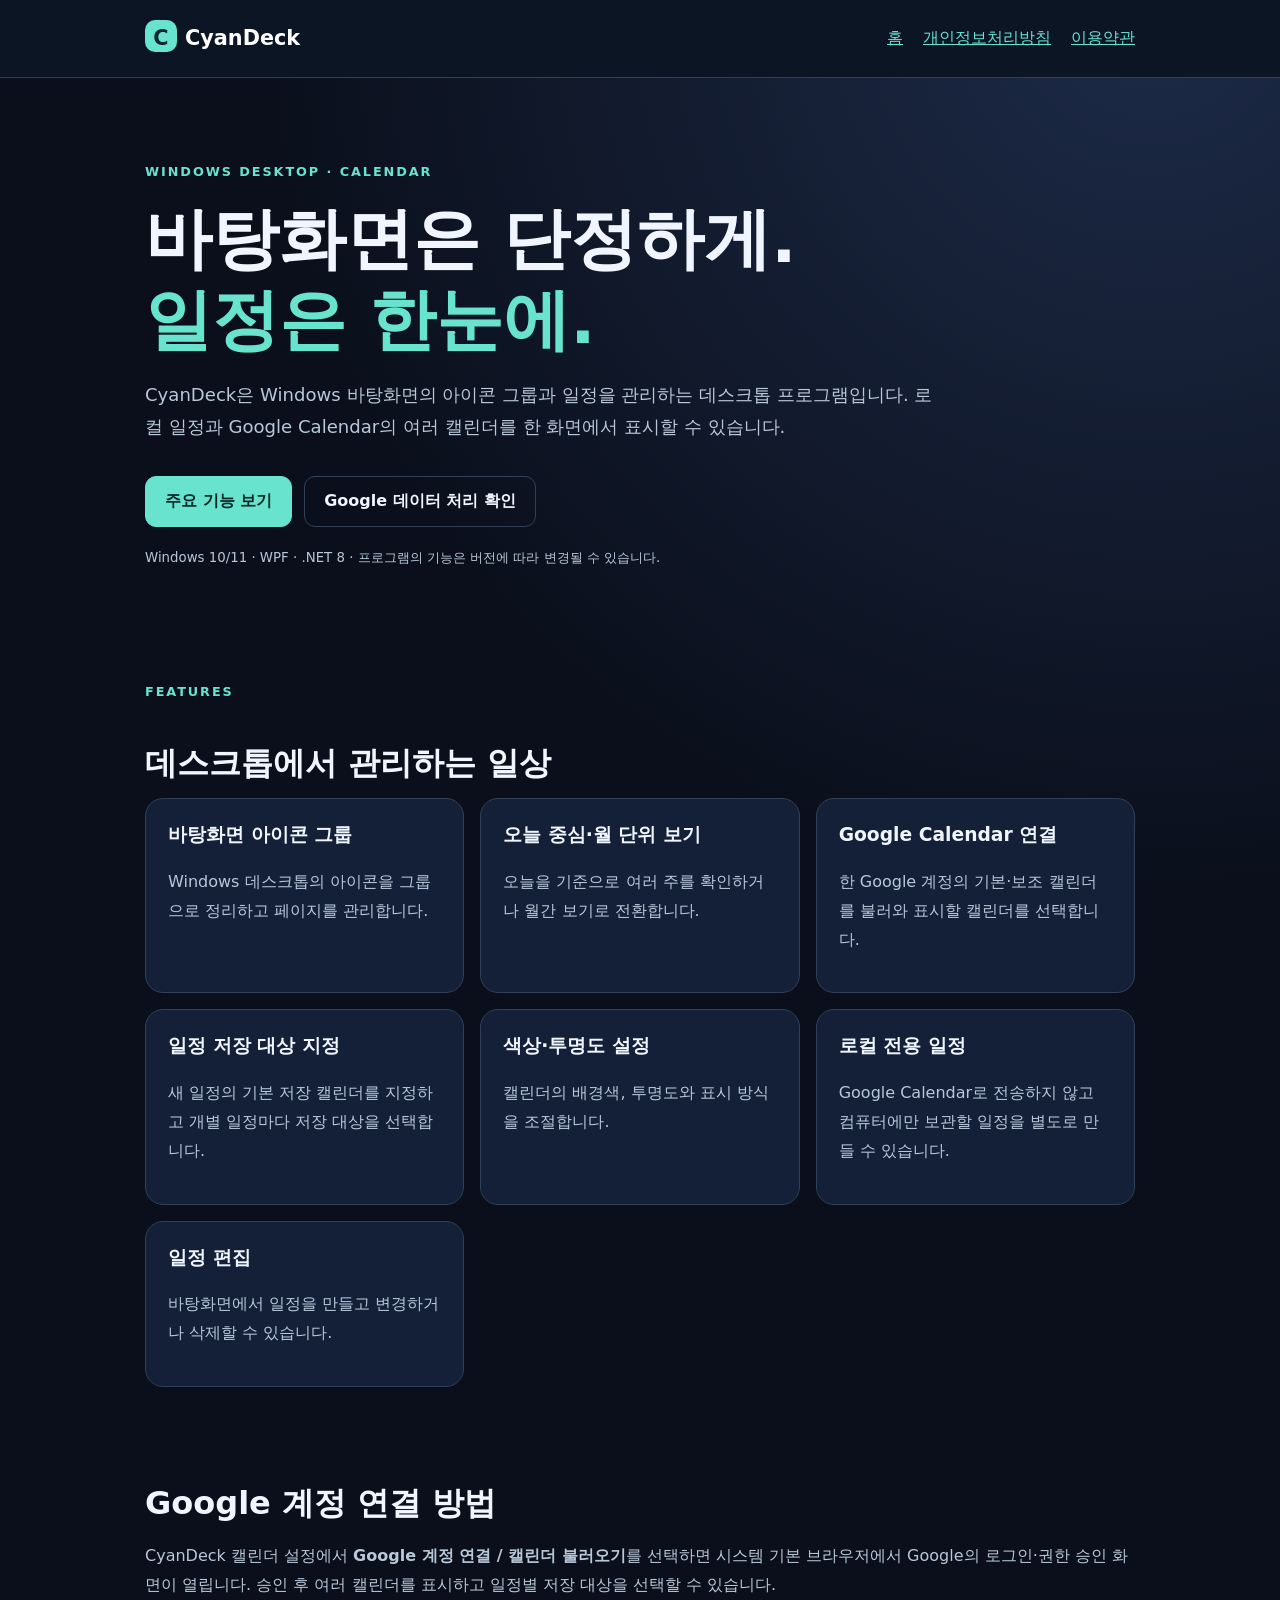
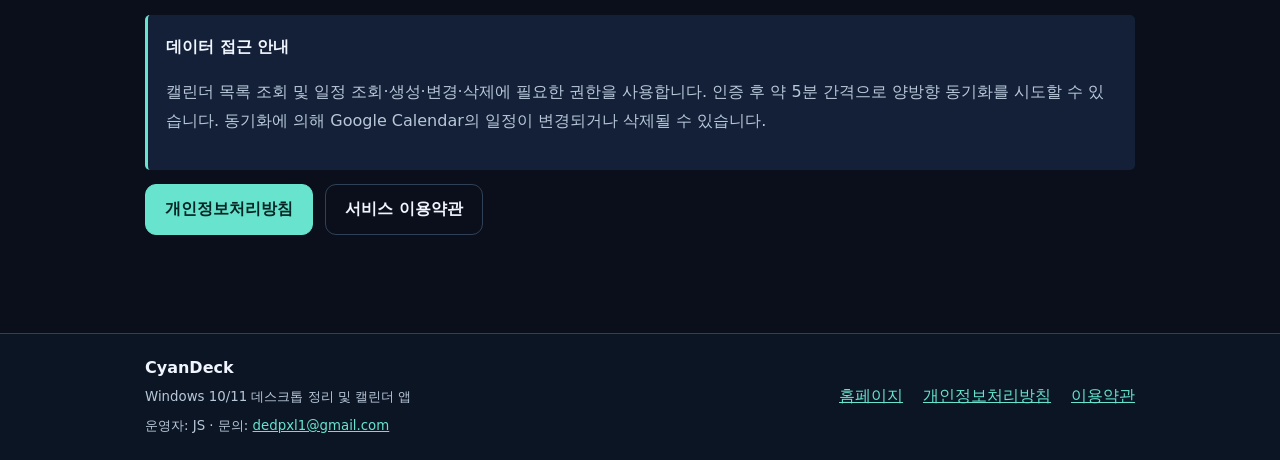
<file: index.html>
<!doctype html><html lang="ko"><head><meta charset="utf-8"><meta name="viewport" content="width=device-width,initial-scale=1"><meta name="color-scheme" content="dark"><meta name="theme-color" content="#0a0f1b"><meta name="description" content="CyanDeck은 Windows 10/11 바탕화면 아이콘 그룹과 캘린더, Google Calendar 동기화를 제공하는 데스크톱 앱입니다."><title>홈페이지 | CyanDeck</title><link rel="canonical" href="https://cyandeck.duckdns.org/"><link rel="stylesheet" href="./style.css"></head><body><a class="skip" href="#main">본문 바로가기</a><header><nav class="wrap nav" aria-label="기본 메뉴"><a class="brand" href="./index.html"><i aria-hidden="true">C</i>CyanDeck</a><div class="navlinks"><a href="./index.html" aria-current="page">홈</a><a href="./privacy.html">개인정보처리방침</a><a href="./terms.html">이용약관</a></div></nav></header><main id="main">
<section class="hero"><div class="wrap"><div class="eyebrow">Windows Desktop · Calendar</div><h1>바탕화면은 단정하게.<br><span style="color:var(--accent)">일정은 한눈에.</span></h1><p class="lead">CyanDeck은 Windows 바탕화면의 아이콘 그룹과 일정을 관리하는 데스크톱 프로그램입니다. 로컬 일정과 Google Calendar의 여러 캘린더를 한 화면에서 표시할 수 있습니다.</p><a class="button" href="#features">주요 기능 보기</a><a class="button secondary" href="./privacy.html">Google 데이터 처리 확인</a><p><small>Windows 10/11 · WPF · .NET 8 · 프로그램의 기능은 버전에 따라 변경될 수 있습니다.</small></p></div></section>
<section class="section" id="features"><div class="wrap"><div class="eyebrow">Features</div><h2>데스크톱에서 관리하는 일상</h2><div class="grid"><article class="panel"><h3>바탕화면 아이콘 그룹</h3><p>Windows 데스크톱의 아이콘을 그룹으로 정리하고 페이지를 관리합니다.</p></article><article class="panel"><h3>오늘 중심·월 단위 보기</h3><p>오늘을 기준으로 여러 주를 확인하거나 월간 보기로 전환합니다.</p></article><article class="panel"><h3>Google Calendar 연결</h3><p>한 Google 계정의 기본·보조 캘린더를 불러와 표시할 캘린더를 선택합니다.</p></article><article class="panel"><h3>일정 저장 대상 지정</h3><p>새 일정의 기본 저장 캘린더를 지정하고 개별 일정마다 저장 대상을 선택합니다.</p></article><article class="panel"><h3>색상·투명도 설정</h3><p>캘린더의 배경색, 투명도와 표시 방식을 조절합니다.</p></article><article class="panel"><h3>로컬 전용 일정</h3><p>Google Calendar로 전송하지 않고 컴퓨터에만 보관할 일정을 별도로 만들 수 있습니다.</p></article><article class="panel"><h3>일정 편집</h3><p>바탕화면에서 일정을 만들고 변경하거나 삭제할 수 있습니다.</p></article></div></div></section>
<section class="section"><div class="wrap"><h2>Google 계정 연결 방법</h2><p>CyanDeck 캘린더 설정에서 <strong>Google 계정 연결 / 캘린더 불러오기</strong>를 선택하면 시스템 기본 브라우저에서 Google의 로그인·권한 승인 화면이 열립니다. 승인 후 여러 캘린더를 표시하고 일정별 저장 대상을 선택할 수 있습니다.</p><div class="note"><strong>데이터 접근 안내</strong><p>캘린더 목록 조회 및 일정 조회·생성·변경·삭제에 필요한 권한을 사용합니다. 인증 후 약 5분 간격으로 양방향 동기화를 시도할 수 있습니다. 동기화에 의해 Google Calendar의 일정이 변경되거나 삭제될 수 있습니다.</p></div><a class="button" href="./privacy.html">개인정보처리방침</a><a class="button secondary" href="./terms.html">서비스 이용약관</a></div></section></main><footer><div class="wrap foot"><div><strong>CyanDeck</strong><div><small>Windows 10/11 데스크톱 정리 및 캘린더 앱</small></div><small>운영자: JS · 문의: <a href="mailto:dedpxl1@gmail.com">dedpxl1@gmail.com</a></small></div><div class="navlinks"><a href="./index.html">홈페이지</a><a href="./privacy.html">개인정보처리방침</a><a href="./terms.html">이용약관</a></div></div></footer></body></html>
</file>
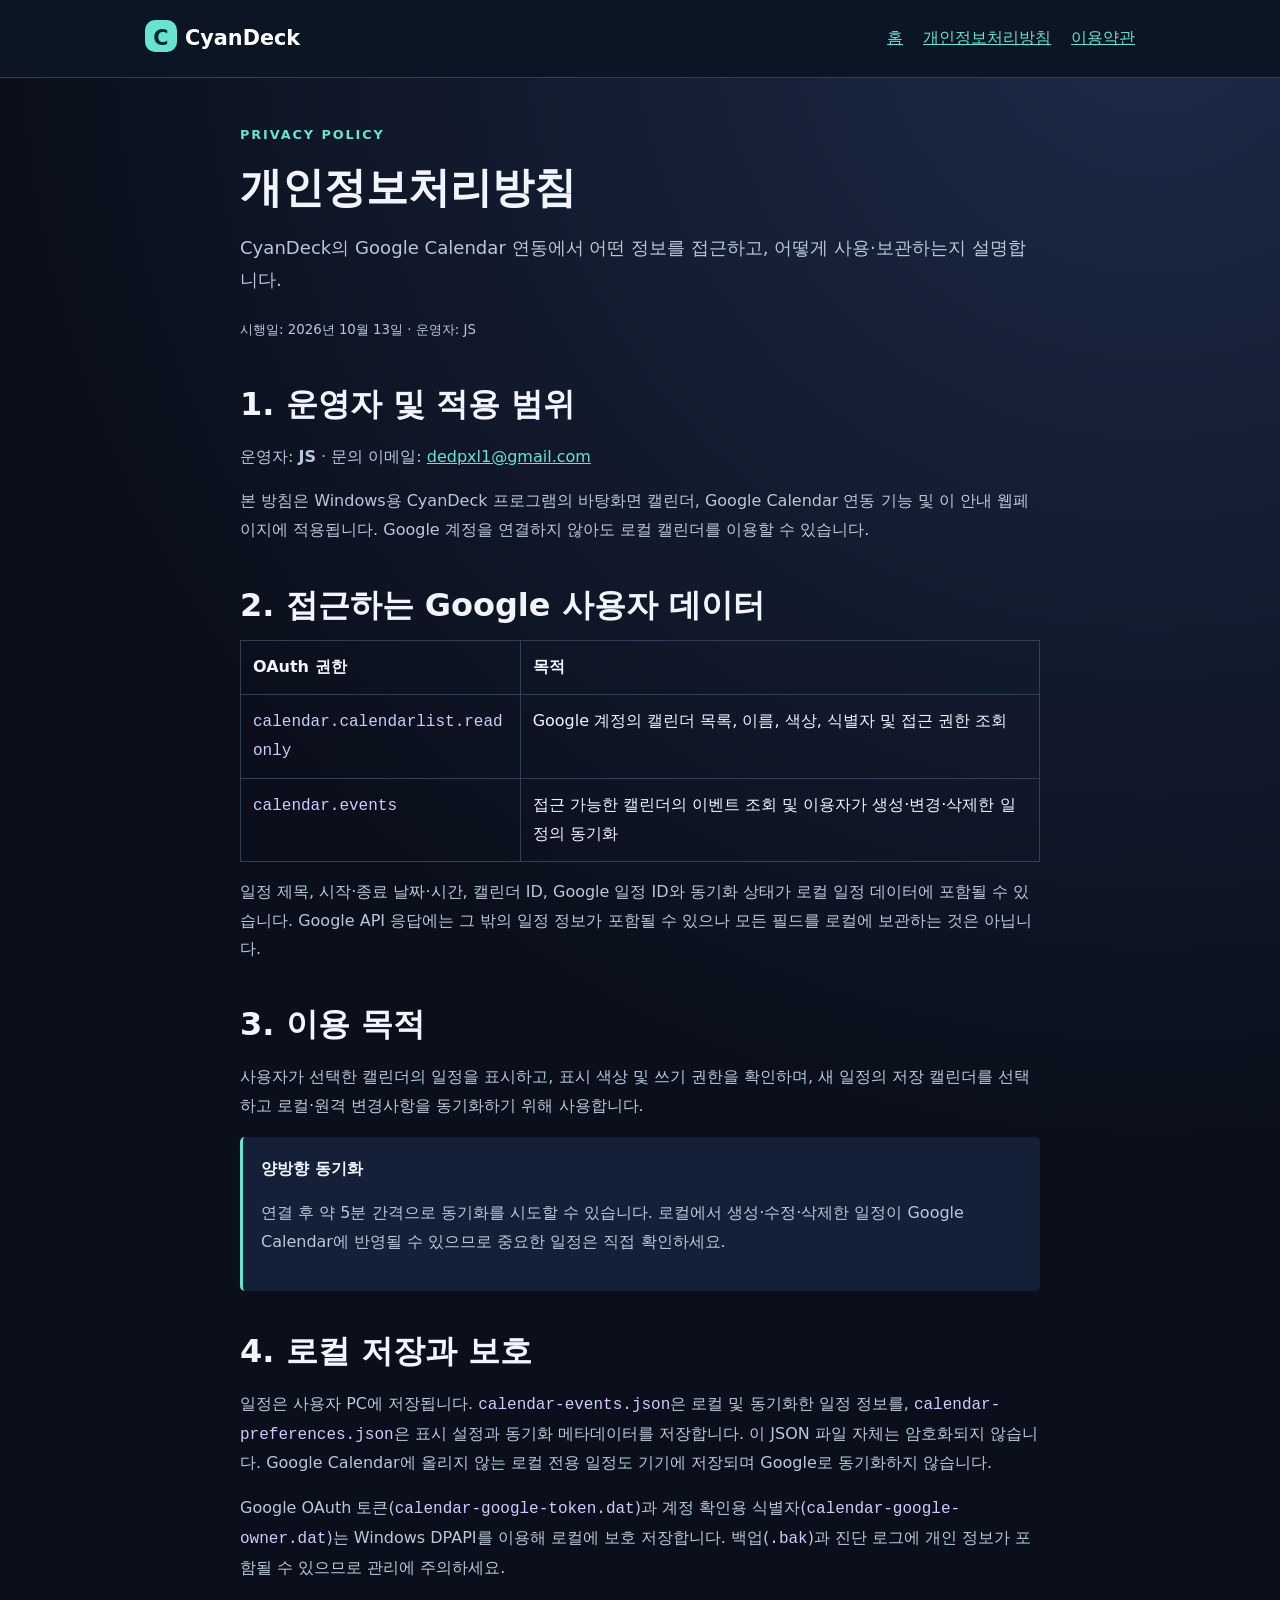
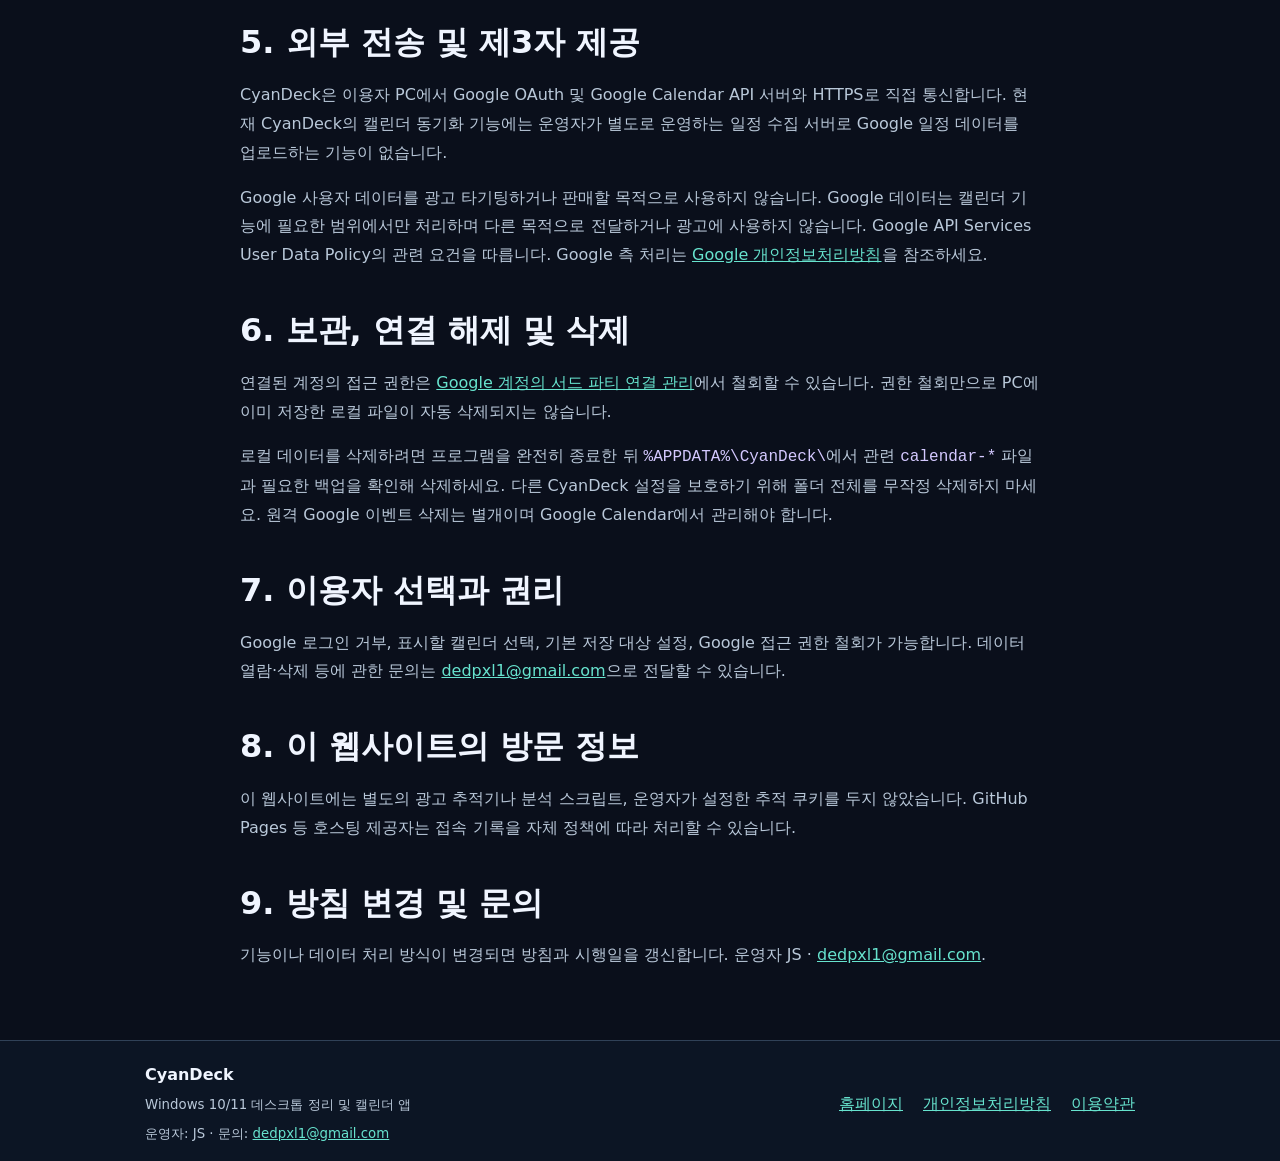
<file: privacy.html>
<!doctype html><html lang="ko"><head><meta charset="utf-8"><meta name="viewport" content="width=device-width,initial-scale=1"><meta name="color-scheme" content="dark"><meta name="theme-color" content="#0a0f1b"><meta name="description" content="CyanDeck Google Calendar 연동의 사용자 데이터 접근, 저장, 이용 및 삭제 방침입니다."><title>개인정보처리방침 | CyanDeck</title><link rel="canonical" href="https://cyandeck.duckdns.org/privacy.html"><link rel="stylesheet" href="./style.css"></head><body><a class="skip" href="#main">본문 바로가기</a><header><nav class="wrap nav" aria-label="기본 메뉴"><a class="brand" href="./index.html"><i aria-hidden="true">C</i>CyanDeck</a><div class="navlinks"><a href="./index.html">홈</a><a href="./privacy.html" aria-current="page">개인정보처리방침</a><a href="./terms.html">이용약관</a></div></nav></header><main id="main">
<div class="doc"><div class="eyebrow">Privacy Policy</div><h1>개인정보처리방침</h1><p class="lead">CyanDeck의 Google Calendar 연동에서 어떤 정보를 접근하고, 어떻게 사용·보관하는지 설명합니다.</p><small>시행일: 2026년 10월 13일 · 운영자: JS</small>
<section><h2>1. 운영자 및 적용 범위</h2><p>운영자: <strong>JS</strong> · 문의 이메일: <a href="mailto:dedpxl1@gmail.com">dedpxl1@gmail.com</a></p><p>본 방침은 Windows용 CyanDeck 프로그램의 바탕화면 캘린더, Google Calendar 연동 기능 및 이 안내 웹페이지에 적용됩니다. Google 계정을 연결하지 않아도 로컬 캘린더를 이용할 수 있습니다.</p></section>
<section><h2>2. 접근하는 Google 사용자 데이터</h2><table><thead><tr><th>OAuth 권한</th><th>목적</th></tr></thead><tbody><tr><td><code>calendar.calendarlist.readonly</code></td><td>Google 계정의 캘린더 목록, 이름, 색상, 식별자 및 접근 권한 조회</td></tr><tr><td><code>calendar.events</code></td><td>접근 가능한 캘린더의 이벤트 조회 및 이용자가 생성·변경·삭제한 일정의 동기화</td></tr></tbody></table><p>일정 제목, 시작·종료 날짜·시간, 캘린더 ID, Google 일정 ID와 동기화 상태가 로컬 일정 데이터에 포함될 수 있습니다. Google API 응답에는 그 밖의 일정 정보가 포함될 수 있으나 모든 필드를 로컬에 보관하는 것은 아닙니다.</p></section>
<section><h2>3. 이용 목적</h2><p>사용자가 선택한 캘린더의 일정을 표시하고, 표시 색상 및 쓰기 권한을 확인하며, 새 일정의 저장 캘린더를 선택하고 로컬·원격 변경사항을 동기화하기 위해 사용합니다.</p><div class="note"><strong>양방향 동기화</strong><p>연결 후 약 5분 간격으로 동기화를 시도할 수 있습니다. 로컬에서 생성·수정·삭제한 일정이 Google Calendar에 반영될 수 있으므로 중요한 일정은 직접 확인하세요.</p></div></section>
<section><h2>4. 로컬 저장과 보호</h2><p>일정은 사용자 PC에 저장됩니다. <code>calendar-events.json</code>은 로컬 및 동기화한 일정 정보를, <code>calendar-preferences.json</code>은 표시 설정과 동기화 메타데이터를 저장합니다. 이 JSON 파일 자체는 암호화되지 않습니다. Google Calendar에 올리지 않는 로컬 전용 일정도 기기에 저장되며 Google로 동기화하지 않습니다.</p><p>Google OAuth 토큰(<code>calendar-google-token.dat</code>)과 계정 확인용 식별자(<code>calendar-google-owner.dat</code>)는 Windows DPAPI를 이용해 로컬에 보호 저장합니다. 백업(<code>.bak</code>)과 진단 로그에 개인 정보가 포함될 수 있으므로 관리에 주의하세요.</p></section>
<section><h2>5. 외부 전송 및 제3자 제공</h2><p>CyanDeck은 이용자 PC에서 Google OAuth 및 Google Calendar API 서버와 HTTPS로 직접 통신합니다. 현재 CyanDeck의 캘린더 동기화 기능에는 운영자가 별도로 운영하는 일정 수집 서버로 Google 일정 데이터를 업로드하는 기능이 없습니다.</p><p>Google 사용자 데이터를 광고 타기팅하거나 판매할 목적으로 사용하지 않습니다. Google 데이터는 캘린더 기능에 필요한 범위에서만 처리하며 다른 목적으로 전달하거나 광고에 사용하지 않습니다.  Google API Services User Data Policy의 관련 요건을 따릅니다. Google 측 처리는 <a href="https://policies.google.com/privacy">Google 개인정보처리방침</a>을 참조하세요.</p></section>
<section><h2>6. 보관, 연결 해제 및 삭제</h2><p>연결된 계정의 접근 권한은 <a href="https://myaccount.google.com/connections">Google 계정의 서드 파티 연결 관리</a>에서 철회할 수 있습니다. 권한 철회만으로 PC에 이미 저장한 로컬 파일이 자동 삭제되지는 않습니다.</p><p>로컬 데이터를 삭제하려면 프로그램을 완전히 종료한 뒤 <code>%APPDATA%\CyanDeck\</code>에서 관련 <code>calendar-*</code> 파일과 필요한 백업을 확인해 삭제하세요. 다른 CyanDeck 설정을 보호하기 위해 폴더 전체를 무작정 삭제하지 마세요. 원격 Google 이벤트 삭제는 별개이며 Google Calendar에서 관리해야 합니다.</p></section>
<section><h2>7. 이용자 선택과 권리</h2><p>Google 로그인 거부, 표시할 캘린더 선택, 기본 저장 대상 설정, Google 접근 권한 철회가 가능합니다. 데이터 열람·삭제 등에 관한 문의는 <a href="mailto:dedpxl1@gmail.com">dedpxl1@gmail.com</a>으로 전달할 수 있습니다.</p></section>
<section><h2>8. 이 웹사이트의 방문 정보</h2><p>이 웹사이트에는 별도의 광고 추적기나 분석 스크립트, 운영자가 설정한 추적 쿠키를 두지 않았습니다. GitHub Pages 등 호스팅 제공자는 접속 기록을 자체 정책에 따라 처리할 수 있습니다.</p></section>
<section><h2>9. 방침 변경 및 문의</h2><p>기능이나 데이터 처리 방식이 변경되면 방침과 시행일을 갱신합니다. 운영자 JS · <a href="mailto:dedpxl1@gmail.com">dedpxl1@gmail.com</a>.</p></section></div></main><footer><div class="wrap foot"><div><strong>CyanDeck</strong><div><small>Windows 10/11 데스크톱 정리 및 캘린더 앱</small></div><small>운영자: JS · 문의: <a href="mailto:dedpxl1@gmail.com">dedpxl1@gmail.com</a></small></div><div class="navlinks"><a href="./index.html">홈페이지</a><a href="./privacy.html">개인정보처리방침</a><a href="./terms.html">이용약관</a></div></div></footer></body></html>
</file>
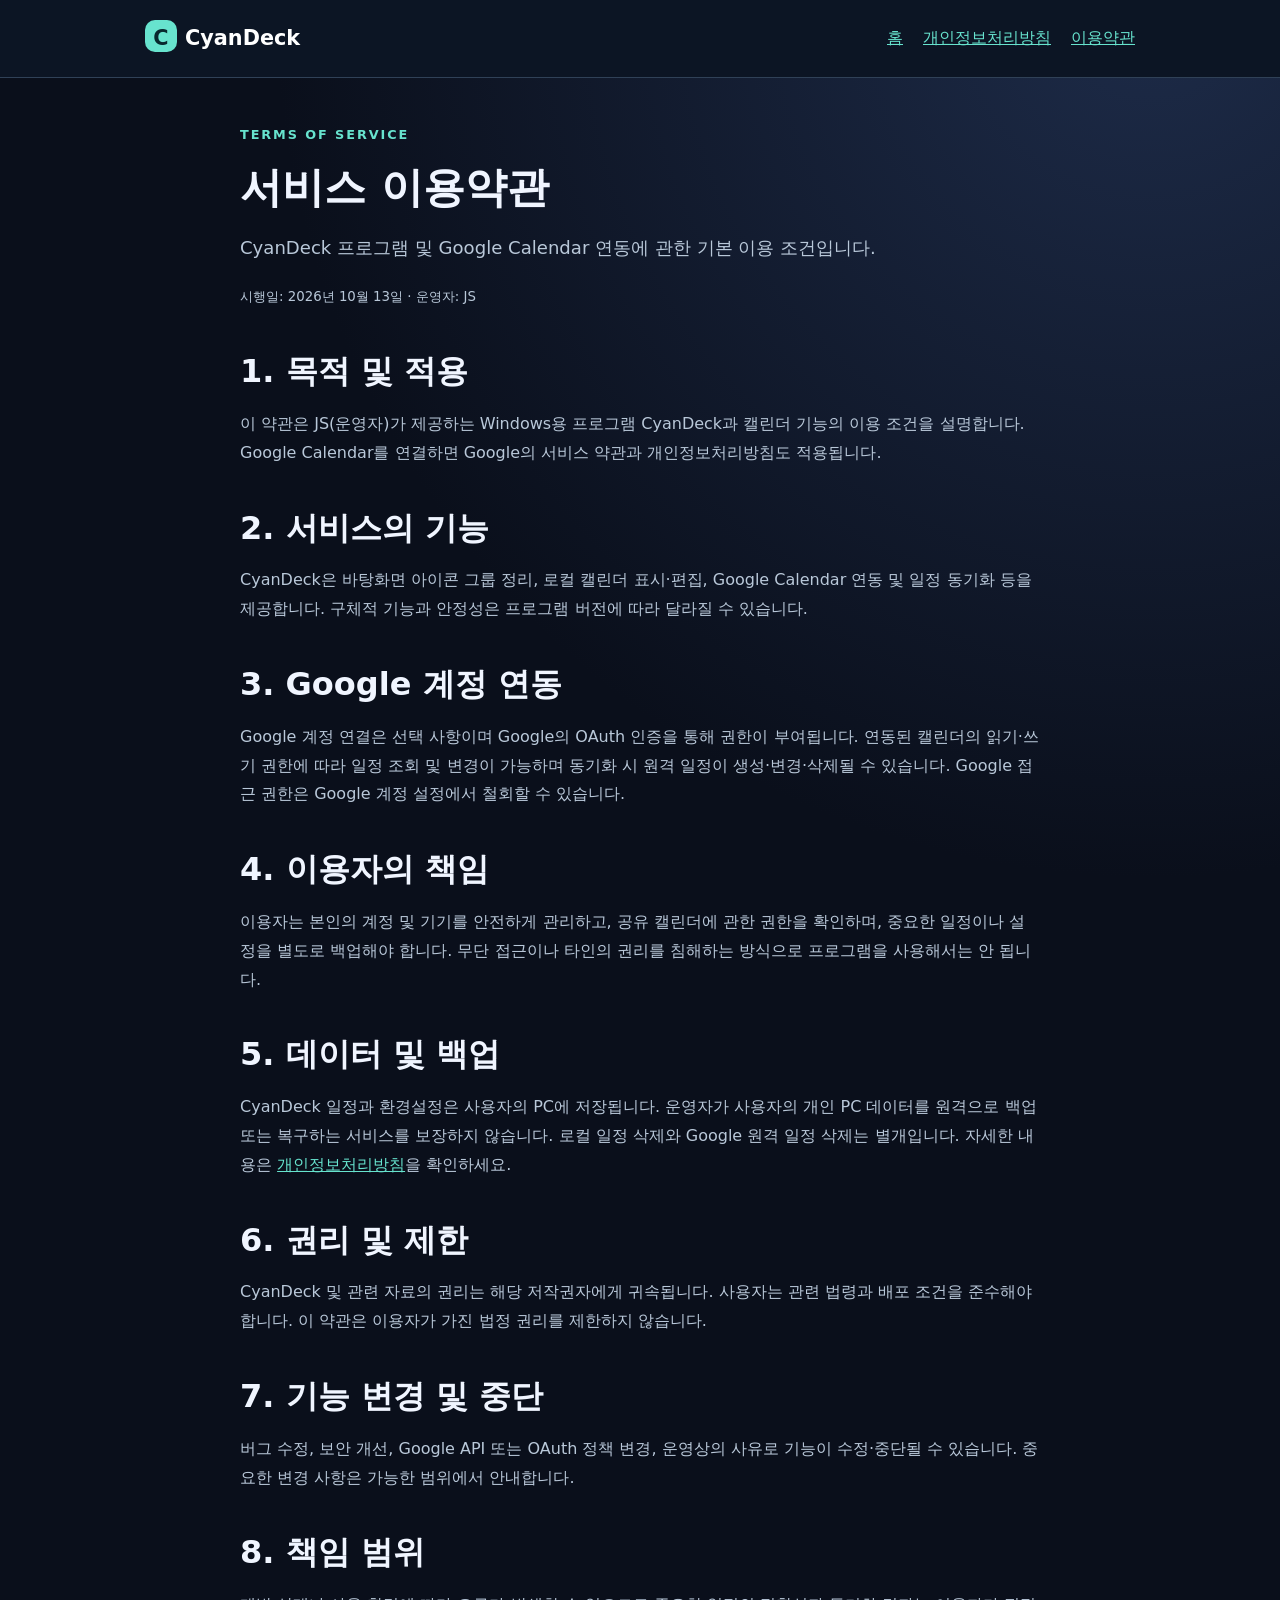
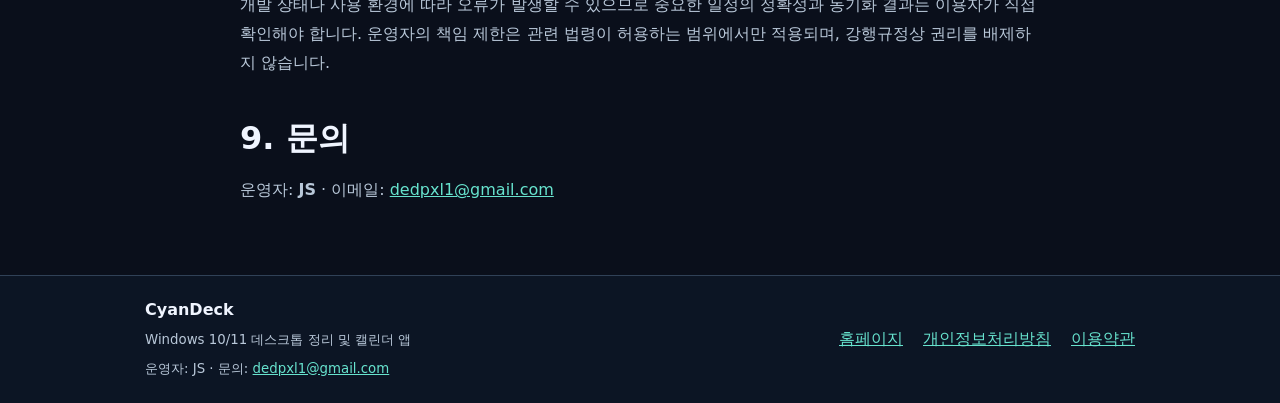
<file: terms.html>
<!doctype html><html lang="ko"><head><meta charset="utf-8"><meta name="viewport" content="width=device-width,initial-scale=1"><meta name="color-scheme" content="dark"><meta name="theme-color" content="#0a0f1b"><meta name="description" content="CyanDeck Windows 데스크톱 및 Google Calendar 연동 서비스 이용 조건입니다."><title>서비스 이용약관 | CyanDeck</title><link rel="canonical" href="https://cyandeck.duckdns.org/terms.html"><link rel="stylesheet" href="./style.css"></head><body><a class="skip" href="#main">본문 바로가기</a><header><nav class="wrap nav" aria-label="기본 메뉴"><a class="brand" href="./index.html"><i aria-hidden="true">C</i>CyanDeck</a><div class="navlinks"><a href="./index.html">홈</a><a href="./privacy.html">개인정보처리방침</a><a href="./terms.html" aria-current="page">이용약관</a></div></nav></header><main id="main">
<div class="doc"><div class="eyebrow">Terms of Service</div><h1>서비스 이용약관</h1><p class="lead">CyanDeck 프로그램 및 Google Calendar 연동에 관한 기본 이용 조건입니다.</p><small>시행일: 2026년 10월 13일 · 운영자: JS</small>
<section><h2>1. 목적 및 적용</h2><p>이 약관은 JS(운영자)가 제공하는 Windows용 프로그램 CyanDeck과 캘린더 기능의 이용 조건을 설명합니다. Google Calendar를 연결하면 Google의 서비스 약관과 개인정보처리방침도 적용됩니다.</p></section>
<section><h2>2. 서비스의 기능</h2><p>CyanDeck은 바탕화면 아이콘 그룹 정리, 로컬 캘린더 표시·편집, Google Calendar 연동 및 일정 동기화 등을 제공합니다. 구체적 기능과 안정성은 프로그램 버전에 따라 달라질 수 있습니다.</p></section>
<section><h2>3. Google 계정 연동</h2><p>Google 계정 연결은 선택 사항이며 Google의 OAuth 인증을 통해 권한이 부여됩니다. 연동된 캘린더의 읽기·쓰기 권한에 따라 일정 조회 및 변경이 가능하며 동기화 시 원격 일정이 생성·변경·삭제될 수 있습니다. Google 접근 권한은 Google 계정 설정에서 철회할 수 있습니다.</p></section>
<section><h2>4. 이용자의 책임</h2><p>이용자는 본인의 계정 및 기기를 안전하게 관리하고, 공유 캘린더에 관한 권한을 확인하며, 중요한 일정이나 설정을 별도로 백업해야 합니다. 무단 접근이나 타인의 권리를 침해하는 방식으로 프로그램을 사용해서는 안 됩니다.</p></section>
<section><h2>5. 데이터 및 백업</h2><p>CyanDeck 일정과 환경설정은 사용자의 PC에 저장됩니다. 운영자가 사용자의 개인 PC 데이터를 원격으로 백업 또는 복구하는 서비스를 보장하지 않습니다. 로컬 일정 삭제와 Google 원격 일정 삭제는 별개입니다. 자세한 내용은 <a href="./privacy.html">개인정보처리방침</a>을 확인하세요.</p></section>
<section><h2>6. 권리 및 제한</h2><p>CyanDeck 및 관련 자료의 권리는 해당 저작권자에게 귀속됩니다. 사용자는 관련 법령과 배포 조건을 준수해야 합니다. 이 약관은 이용자가 가진 법정 권리를 제한하지 않습니다.</p></section>
<section><h2>7. 기능 변경 및 중단</h2><p>버그 수정, 보안 개선, Google API 또는 OAuth 정책 변경, 운영상의 사유로 기능이 수정·중단될 수 있습니다. 중요한 변경 사항은 가능한 범위에서 안내합니다.</p></section>
<section><h2>8. 책임 범위</h2><p>개발 상태나 사용 환경에 따라 오류가 발생할 수 있으므로 중요한 일정의 정확성과 동기화 결과는 이용자가 직접 확인해야 합니다. 운영자의 책임 제한은 관련 법령이 허용하는 범위에서만 적용되며, 강행규정상 권리를 배제하지 않습니다.</p></section>
<section><h2>9. 문의</h2><p>운영자: <strong>JS</strong> · 이메일: <a href="mailto:dedpxl1@gmail.com">dedpxl1@gmail.com</a></p></section></div></main><footer><div class="wrap foot"><div><strong>CyanDeck</strong><div><small>Windows 10/11 데스크톱 정리 및 캘린더 앱</small></div><small>운영자: JS · 문의: <a href="mailto:dedpxl1@gmail.com">dedpxl1@gmail.com</a></small></div><div class="navlinks"><a href="./index.html">홈페이지</a><a href="./privacy.html">개인정보처리방침</a><a href="./terms.html">이용약관</a></div></div></footer></body></html>
</file>
<file: style.css>
:root{color-scheme:dark;--bg:#0a0f1b;--fg:#f0f5ff;--muted:#b9c8d9;--line:#304157;--accent:#67e3ce;--panel:#132038}
*{box-sizing:border-box}html{scroll-behavior:smooth}body{margin:0;background:radial-gradient(circle at 90% 0%,#1d2b48,transparent 38%),var(--bg);color:var(--fg);font:16px/1.8 system-ui,-apple-system,"Segoe UI",sans-serif}
a{color:var(--accent)}a:focus-visible{outline:3px solid var(--accent);outline-offset:3px}header,footer{background:#0c1524;border-color:var(--line)}header{border-bottom:1px solid var(--line)}footer{border-top:1px solid var(--line);margin-top:70px}
.wrap{max-width:1040px;margin:auto;padding:0 25px}.nav,.foot{display:flex;gap:24px;justify-content:space-between;align-items:center;flex-wrap:wrap;padding-top:20px;padding-bottom:20px}.navlinks{display:flex;gap:20px;flex-wrap:wrap}.brand{font-size:1.3rem;font-weight:800;color:#fff;text-decoration:none}.brand i{display:inline-grid;place-items:center;width:32px;height:32px;border-radius:10px;margin-right:8px;background:var(--accent);color:#08282e;font-style:normal}
main{min-height:65vh}.hero{padding:82px 0 65px}.eyebrow{letter-spacing:.15em;text-transform:uppercase;color:var(--accent);font-size:.8rem;font-weight:700}h1{font-size:clamp(2.3rem,5.2vw,4.5rem);line-height:1.21;margin:16px 0}h2{font-size:clamp(1.4rem,3vw,2rem);line-height:1.4;margin:38px 0 12px}h3{line-height:1.5}p,li{color:var(--muted)}.lead{font-size:1.13rem;max-width:790px}.button{display:inline-block;margin:14px 12px 0 0;border:1px solid var(--accent);border-radius:11px;background:var(--accent);color:#042625;padding:10px 19px;font-weight:700;text-decoration:none}.button.secondary{color:var(--fg);background:transparent;border-color:var(--line)}
.section{padding:28px 0}.grid{display:grid;grid-template-columns:repeat(3,minmax(0,1fr));gap:16px}.panel{background:var(--panel);border:1px solid var(--line);border-radius:18px;padding:22px}.panel h3{margin-top:0}.doc{max-width:850px;margin:45px auto 0;padding:0 25px}.doc h1{font-size:2.65rem}.doc section{margin:35px 0}.note{padding:18px;border-left:3px solid var(--accent);background:var(--panel);border-radius:5px}code{color:#d4c9ff;overflow-wrap:anywhere}table{width:100%;border-collapse:collapse}td,th{padding:12px;text-align:left;border:1px solid var(--line);vertical-align:top}small{color:var(--muted)}.skip{position:absolute;left:-9999px}.skip:focus{left:12px;top:10px;padding:8px;background:white;color:black;z-index:9}
@media(max-width:780px){.grid{grid-template-columns:1fr}.hero{padding:50px 0}.nav{gap:12px}.doc h1{font-size:2rem}}
</file>
